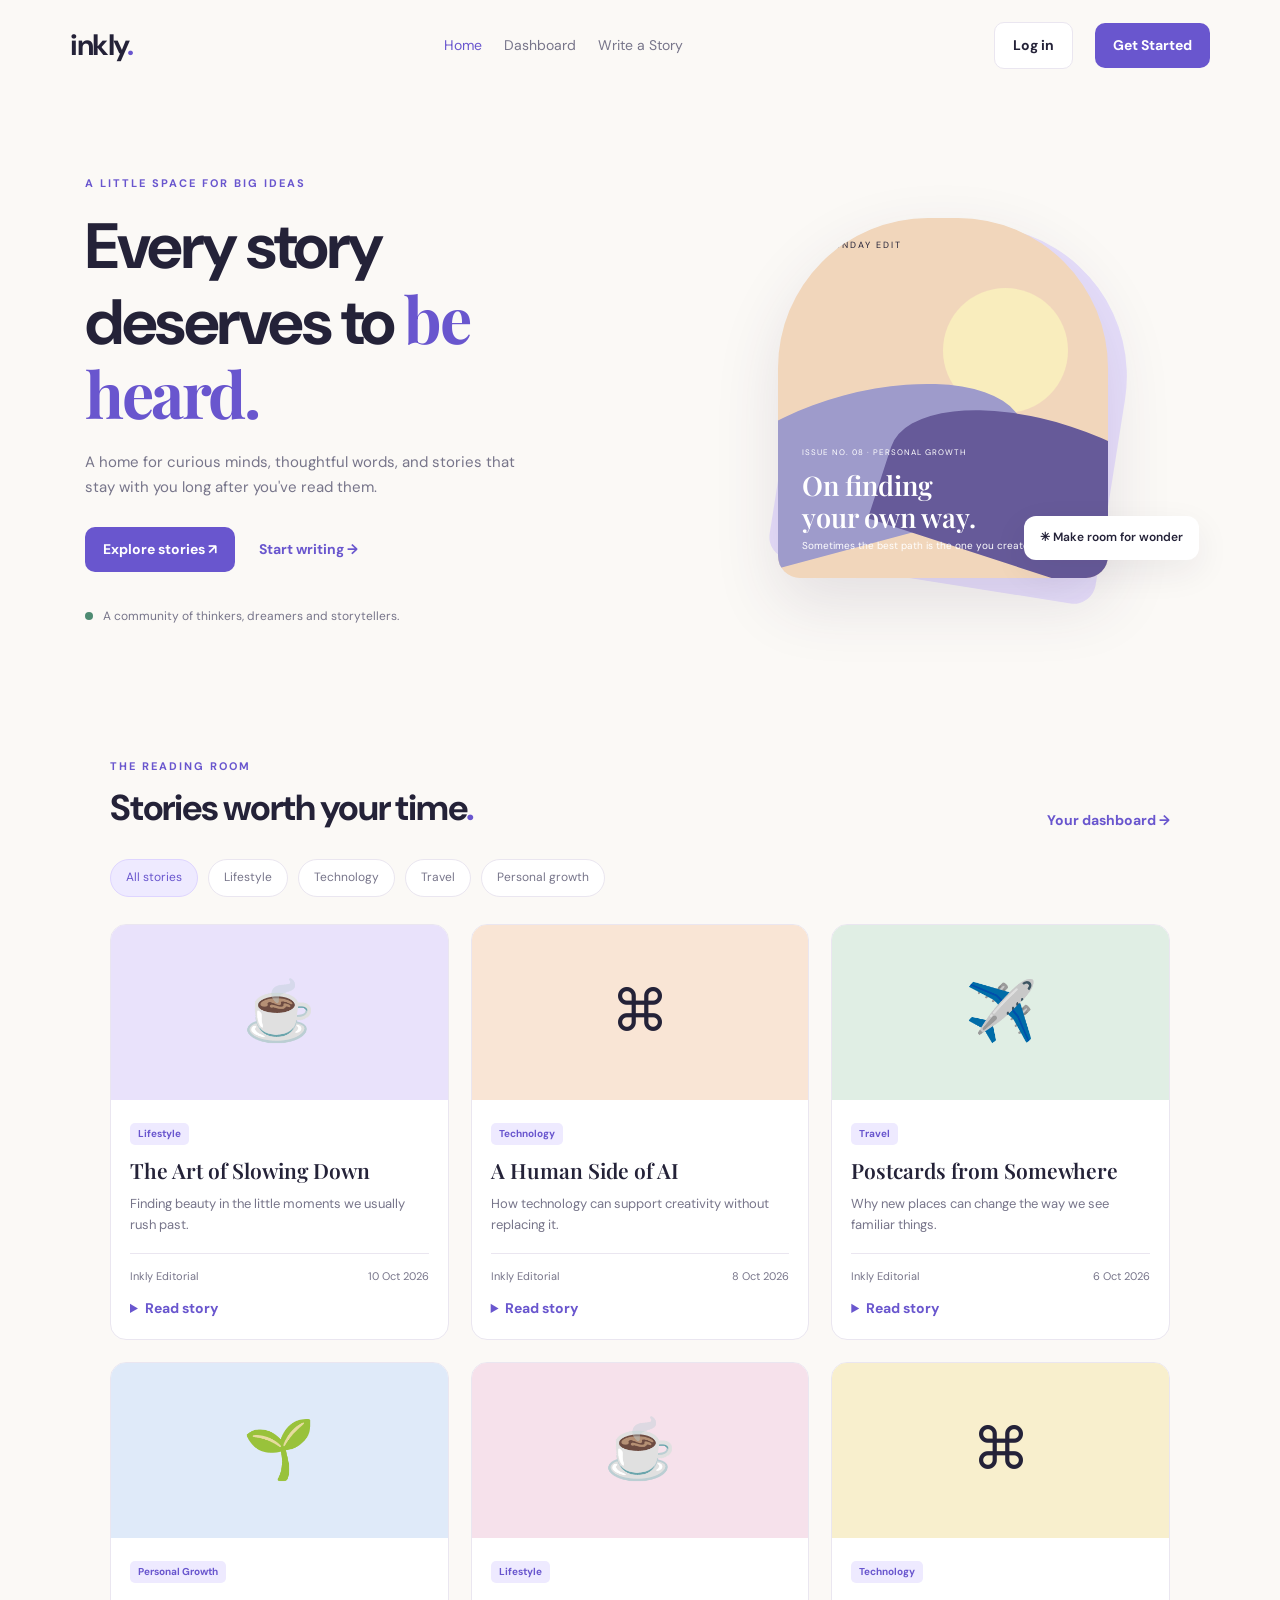
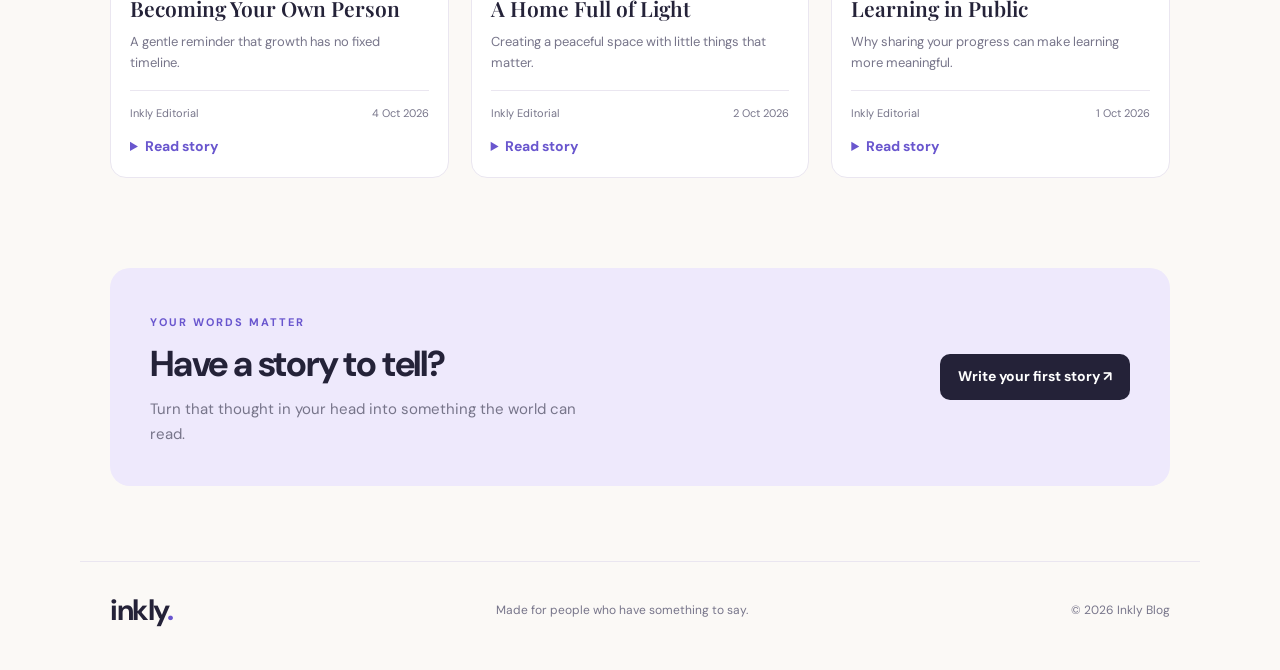
<file: index.html>
<!DOCTYPE html>
<html lang="en">
<head>
  <meta charset="UTF-8">
  <meta name="viewport" content="width=device-width, initial-scale=1.0">
  <title>Inkly — Stories That Matter</title>
  <link rel="stylesheet" href="css/style.css">
  <script src="js/script.js" defer></script>
</head>
<body>
  <header class="navbar">
    <a class="logo" href="index.html">inkly<span>.</span></a>

    <nav>
      <a class="active" href="index.html">Home</a>
      <a href="dashboard.html">Dashboard</a>
      <a href="create-blog.html">Write a Story</a>
    </nav>

    <div class="nav-actions" id="navActions">
      <a class="btn btn-light" href="login.html">Log in</a>
      <a class="btn btn-primary" href="register.html">Get Started</a>
    </div>
  </header>

  <main>
    <section class="hero">
      <div class="hero-content">
        <span class="eyebrow">A LITTLE SPACE FOR BIG IDEAS</span>
        <h1>Every story<br>deserves to <span>be heard.</span></h1>
        <p>
          A home for curious minds, thoughtful words, and
          stories that stay with you long after you've read them.
        </p>
        <div class="hero-actions">
          <a href="#stories" class="btn btn-primary">Explore stories ↗</a>
          <a href="create-blog.html" class="text-link">Start writing →</a>
        </div>
        <div class="hero-note">
          <span class="online-dot"></span>
          A community of thinkers, dreamers and storytellers.
        </div>
      </div>

      <div class="hero-art">
        <div class="art-card art-back"></div>
        <div class="art-card art-front">
          <span class="art-label">THE SUNDAY EDIT</span>
          <div class="art-sun"></div>
          <div class="art-hill hill-one"></div>
          <div class="art-hill hill-two"></div>
          <div class="art-copy">
            <small>ISSUE NO. 08 · PERSONAL GROWTH</small>
            <h2>On finding<br>your own way.</h2>
            <p>Sometimes the best path is the one you create.</p>
          </div>
        </div>
        <div class="floating-note">✳ Make room for wonder</div>
      </div>
    </section>

    <section class="stories section" id="stories">
      <div class="section-heading">
        <div>
          <span class="eyebrow">THE READING ROOM</span>
          <h2>Stories worth your time<span>.</span></h2>
        </div>
        <a href="dashboard.html" class="text-link">Your dashboard →</a>
      </div>

      <div class="category-list">
        <button class="category active" data-category="All">All stories</button>
        <button class="category" data-category="Lifestyle">Lifestyle</button>
        <button class="category" data-category="Technology">Technology</button>
        <button class="category" data-category="Travel">Travel</button>
        <button class="category" data-category="Personal Growth">Personal growth</button>
      </div>

      <div class="blog-grid" id="blogGrid"></div>
    </section>

    <section class="write-banner">
      <div>
        <span class="eyebrow">YOUR WORDS MATTER</span>
        <h2>Have a story to tell?</h2>
        <p>Turn that thought in your head into something the world can read.</p>
      </div>
      <a href="create-blog.html" class="btn btn-dark">Write your first story ↗</a>
    </section>
  </main>

  <footer class="footer">
    <a class="logo" href="index.html">inkly<span>.</span></a>
    <p>Made for people who have something to say.</p>
    <span>© <span id="year"></span> Inkly Blog</span>
  </footer>
</body>
</html>
</file>
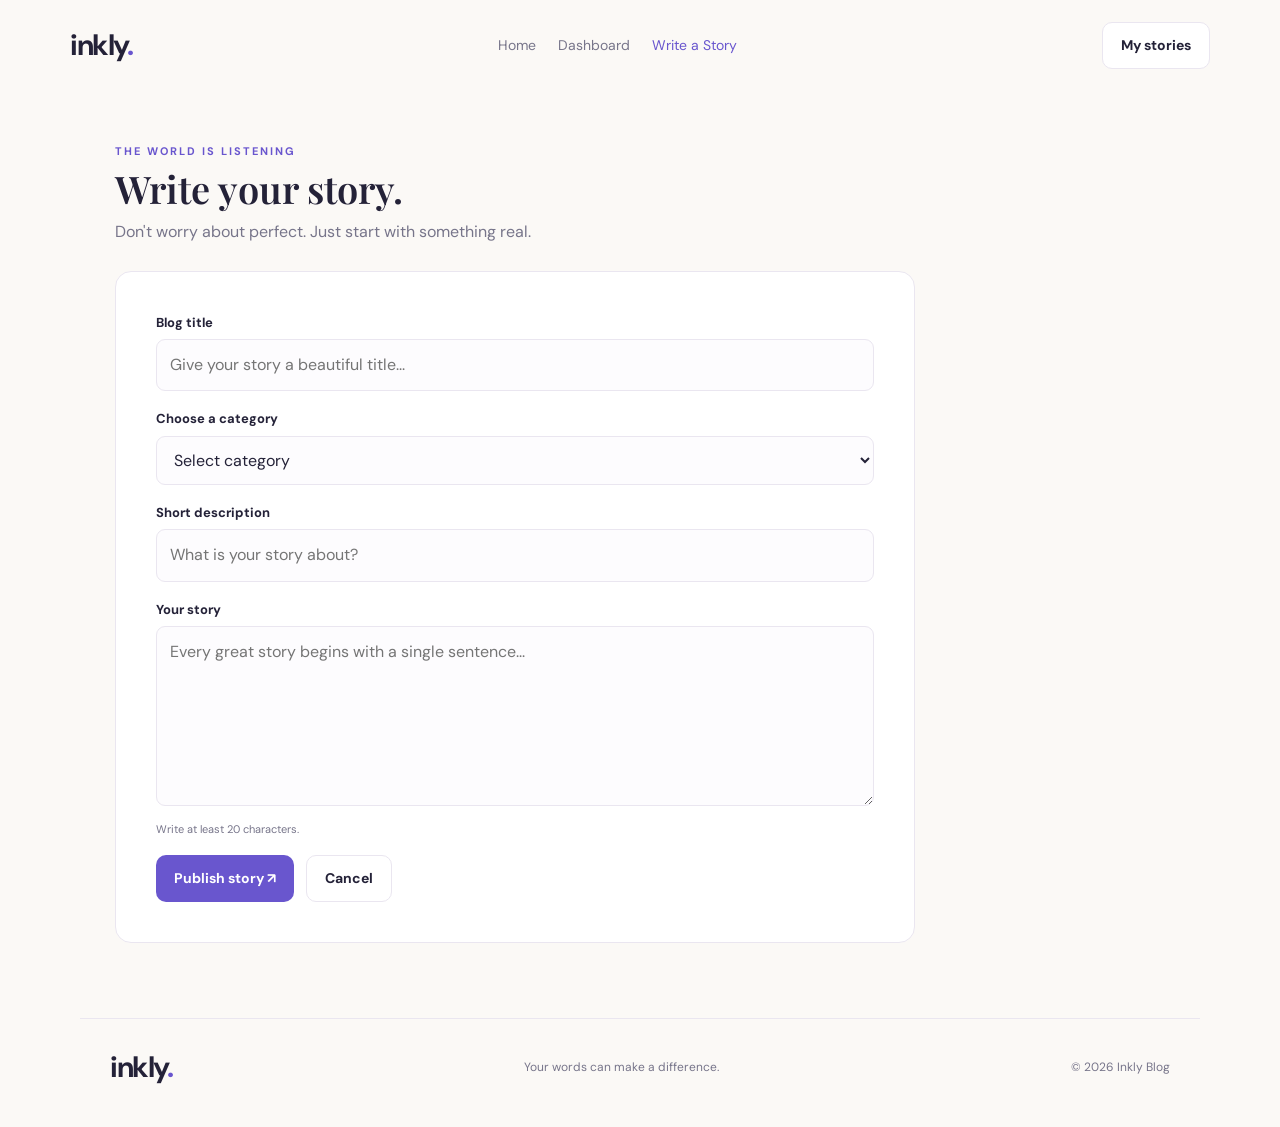
<file: create-blog.html>
<!DOCTYPE html>
<html lang="en">
<head>
  <meta charset="UTF-8">
  <meta name="viewport" content="width=device-width, initial-scale=1.0">
  <title>Write a Story — Inkly</title>
  <link rel="stylesheet" href="css/style.css">
  <script src="js/script.js" defer></script>
</head>
<body>
  <header class="navbar">
    <a class="logo" href="index.html">inkly<span>.</span></a>
    <nav>
      <a href="index.html">Home</a>
      <a href="dashboard.html">Dashboard</a>
      <a class="active" href="create-blog.html">Write a Story</a>
    </nav>
    <a class="btn btn-light" href="dashboard.html">My stories</a>
  </header>

  <main class="page-wrap">
    <div class="page-title">
      <span class="eyebrow">THE WORLD IS LISTENING</span>
      <h1>Write your story<span>.</span></h1>
      <p>Don't worry about perfect. Just start with something real.</p>
    </div>

    <form id="createBlogForm" class="auth-form" style="max-width:800px;border-radius:16px;margin-top:25px">
      <div class="field">
        <label for="blogTitle">Blog title</label>
        <input id="blogTitle" type="text" maxlength="100" placeholder="Give your story a beautiful title..." required>
      </div>

      <div class="field">
        <label for="blogCategory">Choose a category</label>
        <select id="blogCategory" required>
          <option value="">Select category</option>
          <option>Lifestyle</option>
          <option>Technology</option>
          <option>Travel</option>
          <option>Personal Growth</option>
        </select>
      </div>

      <div class="field">
        <label for="blogExcerpt">Short description</label>
        <input id="blogExcerpt" type="text" maxlength="180" placeholder="What is your story about?" required>
      </div>

      <div class="field">
        <label for="blogContent">Your story</label>
        <textarea id="blogContent" minlength="20" maxlength="10000" placeholder="Every great story begins with a single sentence..." required></textarea>
        <p style="font-size:11px;color:#77758a;margin-top:5px">Write at least 20 characters.</p>
      </div>

      <p id="createBlogMessage" class="message" aria-live="polite"></p>

      <div style="display:flex;gap:12px;flex-wrap:wrap">
        <button class="btn btn-primary" type="submit">Publish story ↗</button>
        <a class="btn btn-light" href="dashboard.html">Cancel</a>
      </div>
    </form>
  </main>

  <footer class="footer">
    <a class="logo" href="index.html">inkly<span>.</span></a>
    <p>Your words can make a difference.</p>
    <span>© <span id="year"></span> Inkly Blog</span>
  </footer>
</body>
</html>
</file>
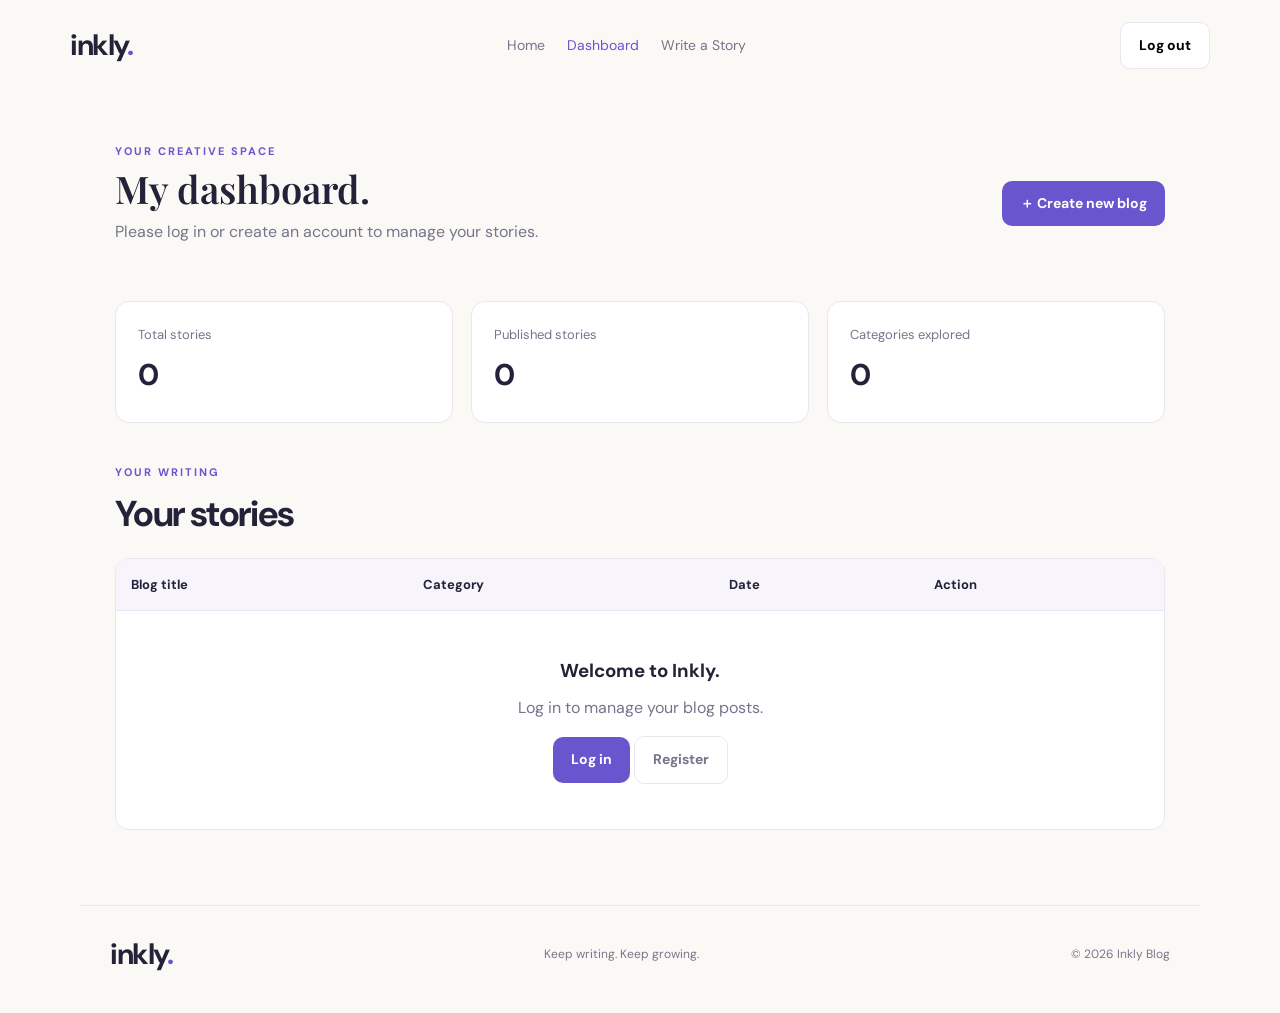
<file: dashboard.html>
<!DOCTYPE html>
<html lang="en">
<head>
  <meta charset="UTF-8">
  <meta name="viewport" content="width=device-width, initial-scale=1.0">
  <title>Dashboard — Inkly</title>
  <link rel="stylesheet" href="css/style.css">
  <script src="js/script.js" defer></script>
</head>
<body>
  <header class="navbar">
    <a class="logo" href="index.html">inkly<span>.</span></a>
    <nav>
      <a href="index.html">Home</a>
      <a class="active" href="dashboard.html">Dashboard</a>
      <a href="create-blog.html">Write a Story</a>
    </nav>
    <button class="btn btn-light" id="logoutBtn" type="button">Log out</button>
  </header>

  <main class="page-wrap">
    <div class="dashboard-top">
      <div class="page-title">
        <span class="eyebrow">YOUR CREATIVE SPACE</span>
        <h1>My dashboard<span>.</span></h1>
        <p id="welcomeMessage">Welcome back, storyteller.</p>
      </div>
      <a class="btn btn-primary" href="create-blog.html">＋ Create new blog</a>
    </div>

    <section class="stats-grid">
      <article class="stat-card">
        <p>Total stories</p>
        <h2 id="totalBlogs">0</h2>
      </article>
      <article class="stat-card">
        <p>Published stories</p>
        <h2 id="publishedBlogs">0</h2>
      </article>
      <article class="stat-card">
        <p>Categories explored</p>
        <h2 id="categoryCount">0</h2>
      </article>
    </section>

    <div class="section-heading" style="margin-bottom:20px">
      <div>
        <span class="eyebrow">YOUR WRITING</span>
        <h2>Your stories</h2>
      </div>
    </div>

    <div class="table-wrap">
      <table class="blog-table">
        <thead>
          <tr>
            <th>Blog title</th>
            <th>Category</th>
            <th>Date</th>
            <th>Action</th>
          </tr>
        </thead>
        <tbody id="dashboardBlogs"></tbody>
      </table>
      <div id="dashboardEmpty" class="empty-state">
        <h3>Your story begins here.</h3>
        <p>You haven't published any blogs yet.</p>
        <a class="btn btn-primary" style="margin-top:15px" href="create-blog.html">Write your first blog</a>
      </div>
    </div>
  </main>

  <footer class="footer">
    <a class="logo" href="index.html">inkly<span>.</span></a>
    <p>Keep writing. Keep growing.</p>
    <span>© <span id="year"></span> Inkly Blog</span>
  </footer>
</body>
</html>
</file>
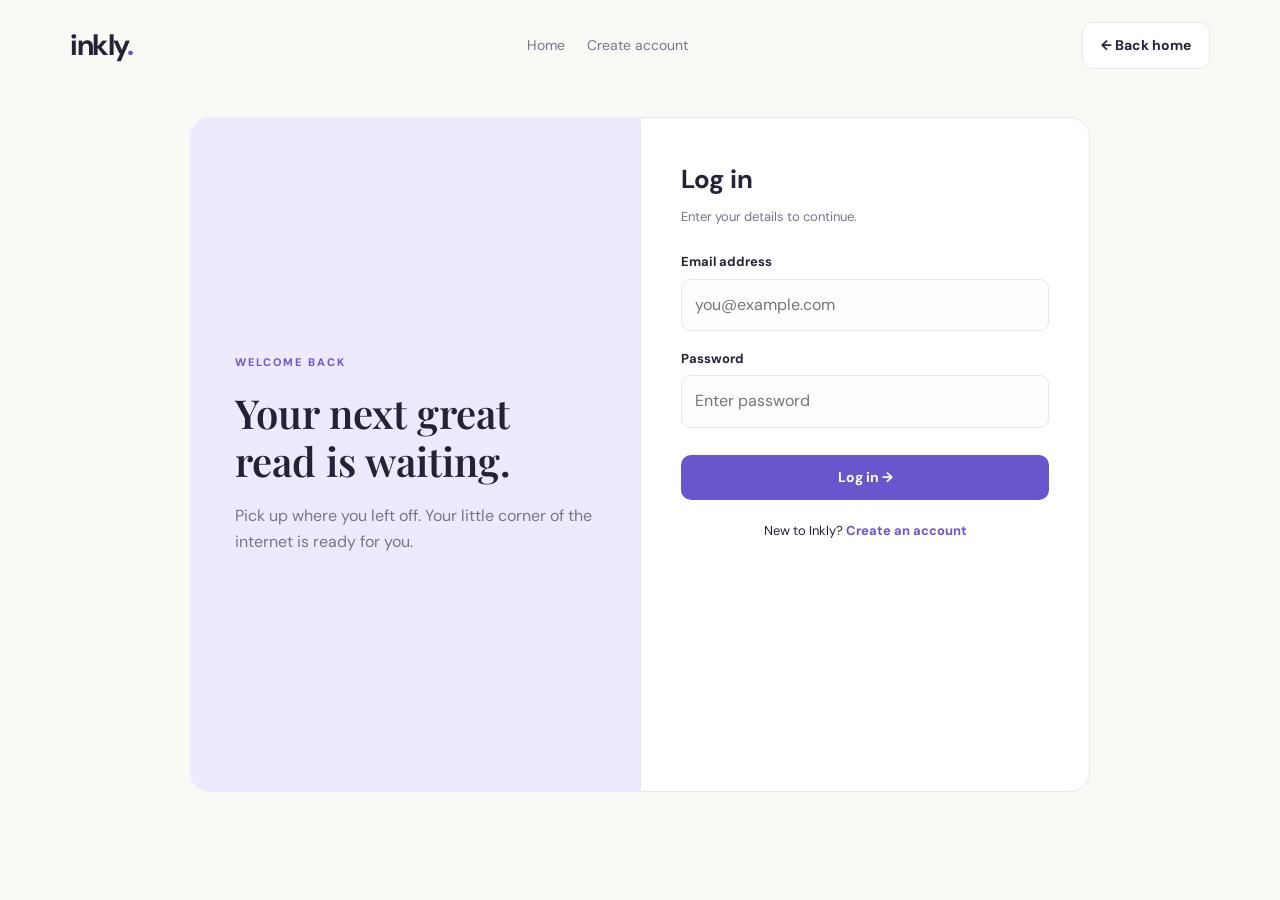
<file: login.html>
<!DOCTYPE html>
<html lang="en">
<head>
  <meta charset="UTF-8">
  <meta name="viewport" content="width=device-width, initial-scale=1.0">
  <title>Login — Inkly</title>
  <link rel="stylesheet" href="css/style.css">
  <script src="js/script.js" defer></script>
</head>
<body>
  <header class="navbar">
    <a class="logo" href="index.html">inkly<span>.</span></a>
    <nav>
      <a href="index.html">Home</a>
      <a href="register.html">Create account</a>
    </nav>
    <a class="btn btn-light" href="index.html">← Back home</a>
  </header>

  <main class="auth-layout">
    <section class="auth-intro">
      <span class="eyebrow">WELCOME BACK</span>
      <h1>Your next great read is waiting.</h1>
      <p>Pick up where you left off. Your little corner of the internet is ready for you.</p>
    </section>

    <section class="auth-form">
      <h2>Log in</h2>
      <p class="form-subtitle">Enter your details to continue.</p>

      <form id="loginForm">
        <div class="field">
          <label for="loginEmail">Email address</label>
          <input id="loginEmail" type="email" placeholder="you@example.com" required>
        </div>
        <div class="field">
          <label for="loginPassword">Password</label>
          <input id="loginPassword" type="password" placeholder="Enter password" minlength="6" required>
        </div>
        <button class="btn btn-primary btn-full" type="submit">Log in →</button>
        <p id="loginMessage" class="message" aria-live="polite"></p>
      </form>

      <p class="form-bottom">New to Inkly? <a href="register.html">Create an account</a></p>
    </section>
  </main>
</body>
</html>
</file>
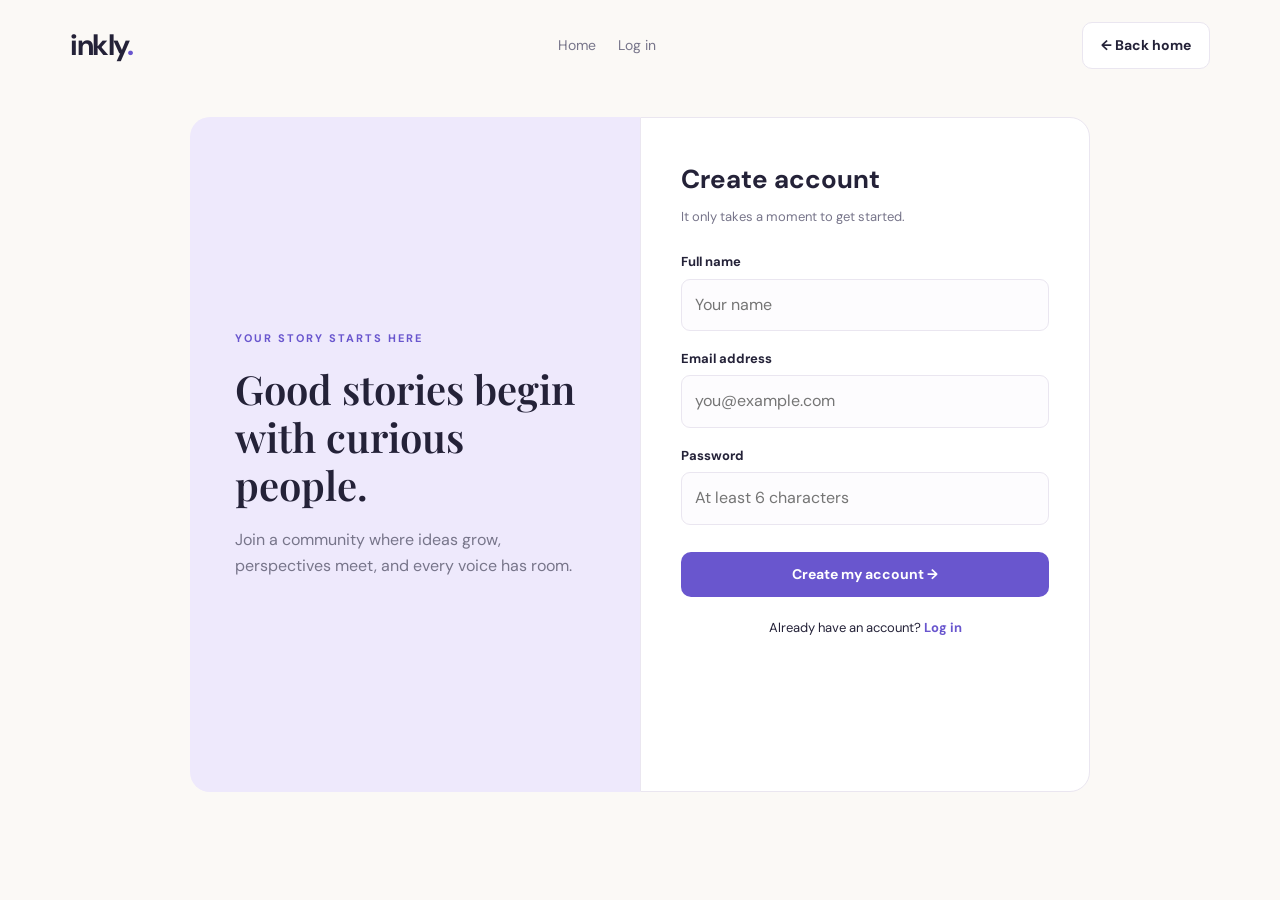
<file: register.html>
<!DOCTYPE html>
<html lang="en">
<head>
  <meta charset="UTF-8">
  <meta name="viewport" content="width=device-width, initial-scale=1.0">
  <title>Join Inkly — Register</title>
  <link rel="stylesheet" href="css/style.css">
  <script src="js/script.js" defer></script>
</head>
<body>
  <header class="navbar">
    <a class="logo" href="index.html">inkly<span>.</span></a>
    <nav>
      <a href="index.html">Home</a>
      <a href="login.html">Log in</a>
    </nav>
    <a class="btn btn-light" href="index.html">← Back home</a>
  </header>

  <main class="auth-layout">
    <section class="auth-intro">
      <span class="eyebrow">YOUR STORY STARTS HERE</span>
      <h1>Good stories begin with curious people.</h1>
      <p>Join a community where ideas grow, perspectives meet, and every voice has room.</p>
    </section>

    <section class="auth-form">
      <h2>Create account</h2>
      <p class="form-subtitle">It only takes a moment to get started.</p>

      <form id="registerForm">
        <div class="field">
          <label for="registerName">Full name</label>
          <input id="registerName" type="text" placeholder="Your name" minlength="2" required>
        </div>
        <div class="field">
          <label for="registerEmail">Email address</label>
          <input id="registerEmail" type="email" placeholder="you@example.com" required>
        </div>
        <div class="field">
          <label for="registerPassword">Password</label>
          <input id="registerPassword" type="password" placeholder="At least 6 characters" minlength="6" required>
        </div>
        <button class="btn btn-primary btn-full" type="submit">Create my account →</button>
        <p id="registerMessage" class="message" aria-live="polite"></p>
      </form>

      <p class="form-bottom">Already have an account? <a href="login.html">Log in</a></p>
    </section>
  </main>
</body>
</html>
</file>
<file: css/style.css>
@import url('https://fonts.googleapis.com/css2?family=DM+Sans:wght@400;500;600;700&family=Playfair+Display:wght@500;600;700&display=swap');

:root {
  --bg: #fbf9f6;
  --paper: #ffffff;
  --ink: #242238;
  --muted: #77758a;
  --purple: #6956ce;
  --purple-light: #eeeaff;
  --border: #eae6f0;
  --green: #4e8b72;
}

* {
  margin: 0;
  padding: 0;
  box-sizing: border-box;
}

html { scroll-behavior: smooth; }

body {
  background: var(--bg);
  color: var(--ink);
  font-family: 'DM Sans', sans-serif;
  line-height: 1.65;
}

a { color: inherit; text-decoration: none; }
button, input, textarea, select { font: inherit; }
button { cursor: pointer; }
img { max-width: 100%; }

.navbar {
  max-width: 1200px;
  margin: auto;
  padding: 22px 30px;
  display: flex;
  align-items: center;
  justify-content: space-between;
  gap: 24px;
}

.logo {
  font-size: 29px;
  font-weight: 700;
  letter-spacing: -1.5px;
}

.logo span, .section-heading h2 span { color: var(--purple); }

.navbar nav, .nav-actions {
  display: flex;
  align-items: center;
  gap: 22px;
}

.navbar nav a {
  color: var(--muted);
  font-size: 14px;
}

.navbar nav a:hover, .navbar nav a.active { color: var(--purple); }

.btn {
  display: inline-flex;
  align-items: center;
  justify-content: center;
  border: 0;
  border-radius: 10px;
  padding: 11px 18px;
  font-size: 14px;
  font-weight: 700;
  transition: transform .2s, background .2s;
}

.btn:hover { transform: translateY(-2px); }
.btn-primary { color: white; background: var(--purple); }
.btn-primary:hover { background: #5744b9; }
.btn-light { background: white; border: 1px solid var(--border); }
.btn-dark { color: white; background: var(--ink); }
.btn-full { width: 100%; margin-top: 10px; }

.hero {
  max-width: 1200px;
  min-height: 520px;
  margin: 22px auto 0;
  padding: 55px 45px 70px;
  display: grid;
  grid-template-columns: 1.05fr .95fr;
  align-items: center;
  gap: 50px;
  overflow: hidden;
}

.eyebrow {
  color: var(--purple);
  font-size: 11px;
  font-weight: 700;
  letter-spacing: 2px;
}

.hero h1 {
  margin: 17px 0;
  font-size: clamp(40px, 5vw, 65px);
  line-height: 1.1;
  letter-spacing: -2.5px;
}

.hero h1 span { color: var(--purple); font-family: 'Playfair Display', serif; }

.hero-content > p, .write-banner p {
  max-width: 460px;
  color: var(--muted);
  font-size: 15px;
}

.hero-actions {
  display: flex;
  align-items: center;
  gap: 24px;
  margin-top: 27px;
}

.text-link { color: var(--purple); font-size: 14px; font-weight: 700; }

.hero-note {
  margin-top: 35px;
  font-size: 12px;
  color: var(--muted);
}

.online-dot {
  display: inline-block;
  width: 8px;
  height: 8px;
  margin-right: 7px;
  border-radius: 50%;
  background: var(--green);
}

.hero-art {
  min-height: 380px;
  position: relative;
  display: grid;
  place-items: center;
}

.art-card {
  position: absolute;
  width: min(330px, 78%);
  height: 360px;
  border-radius: 150px 150px 22px 22px;
}

.art-back {
  background: #e7dffb;
  transform: rotate(9deg) translate(15px, 3px);
}

.art-front {
  overflow: hidden;
  background: #f1d6bb;
  box-shadow: 0 25px 65px #40315b20;
}

.art-label {
  position: absolute;
  top: 20px;
  left: 23px;
  font-size: 9px;
  letter-spacing: 2px;
}

.art-sun {
  position: absolute;
  width: 125px;
  height: 125px;
  border-radius: 50%;
  top: 70px;
  right: 40px;
  background: #f9edbd;
}

.art-hill {
  position: absolute;
  width: 330px;
  height: 150px;
  border-radius: 50% 50% 0 0;
}

.hill-one {
  top: 175px;
  left: -80px;
  background: #9e9bcb;
  transform: rotate(-15deg);
}

.hill-two {
  top: 205px;
  right: -105px;
  background: #665a99;
  transform: rotate(18deg);
}

.art-copy {
  position: absolute;
  bottom: 23px;
  left: 24px;
  z-index: 2;
  color: white;
}

.art-copy small { font-size: 8px; letter-spacing: 1px; }
.art-copy h2 { margin: 5px 0; font: 600 27px/1.2 'Playfair Display', serif; }
.art-copy p { font-size: 10px; }

.floating-note {
  position: absolute;
  z-index: 3;
  bottom: 28px;
  right: -4px;
  padding: 12px 16px;
  border-radius: 12px;
  background: white;
  box-shadow: 0 12px 35px #28203a12;
  font-size: 12px;
  font-weight: 600;
}

.section {
  max-width: 1120px;
  margin: 0 auto;
  padding: 55px 30px;
}

.section-heading {
  display: flex;
  justify-content: space-between;
  align-items: end;
  gap: 20px;
}

.section-heading h2, .write-banner h2 {
  margin-top: 7px;
  font-size: clamp(26px, 4vw, 36px);
  letter-spacing: -1.2px;
  line-height: 1.3;
}

.category-list {
  display: flex;
  flex-wrap: wrap;
  gap: 10px;
  margin: 27px 0;
}

.category {
  border: 1px solid var(--border);
  background: white;
  border-radius: 30px;
  padding: 8px 15px;
  color: var(--muted);
  font-size: 12px;
}

.category.active, .category:hover {
  color: var(--purple);
  background: var(--purple-light);
  border-color: #ded5ff;
}

.blog-grid {
  display: grid;
  grid-template-columns: repeat(3, minmax(0, 1fr));
  gap: 22px;
}

.blog-card {
  overflow: hidden;
  background: white;
  border: 1px solid var(--border);
  border-radius: 16px;
  transition: transform .2s, box-shadow .2s;
}

.blog-card:hover {
  transform: translateY(-4px);
  box-shadow: 0 15px 35px #28203a0c;
}

.blog-art {
  height: 175px;
  display: grid;
  place-items: center;
  font-size: 58px;
}

.art-lilac { background: #e9e2fb; }
.art-peach { background: #f9e5d5; }
.art-green { background: #e0eee4; }
.art-blue { background: #dfeaf9; }
.art-pink { background: #f6e1eb; }
.art-yellow { background: #f8efcd; }

.blog-card-content { padding: 19px; }

.blog-category {
  display: inline-block;
  color: var(--purple);
  background: var(--purple-light);
  border-radius: 5px;
  padding: 3px 8px;
  font-size: 10px;
  font-weight: 700;
}

.blog-card h3 {
  margin: 11px 0 8px;
  font: 600 21px/1.35 'Playfair Display', serif;
}

.blog-card p {
  color: var(--muted);
  font-size: 13px;
  overflow-wrap: anywhere;
}

.blog-meta {
  display: flex;
  justify-content: space-between;
  gap: 8px;
  margin-top: 17px;
  padding-top: 13px;
  border-top: 1px solid var(--border);
  color: var(--muted);
  font-size: 11px;
}

.write-banner {
  max-width: 1060px;
  margin: 35px auto 75px;
  padding: 40px;
  border-radius: 20px;
  background: #eee9fc;
  display: flex;
  align-items: center;
  justify-content: space-between;
  gap: 24px;
}

.write-banner p { margin-top: 9px; }

.footer {
  max-width: 1120px;
  margin: auto;
  padding: 25px 30px 35px;
  border-top: 1px solid var(--border);
  display: flex;
  justify-content: space-between;
  align-items: center;
  gap: 18px;
}

.footer p, .footer > span { color: var(--muted); font-size: 12px; }

.page-wrap {
  max-width: 1100px;
  margin: auto;
  padding: 45px 25px 75px;
}

.page-title { margin-bottom: 25px; }
.page-title h1 { font: 600 38px 'Playfair Display', serif; }
.page-title p { color: var(--muted); margin-top: 5px; }

.auth-layout {
  min-height: 75vh;
  display: grid;
  grid-template-columns: 1fr 1fr;
  max-width: 950px;
  margin: 25px auto 60px;
  padding: 0 25px;
  align-items: stretch;
}

.auth-intro {
  padding: 45px;
  background: #eee9fc;
  border-radius: 20px 0 0 20px;
  display: flex;
  flex-direction: column;
  justify-content: center;
}

.auth-intro h1 {
  margin: 18px 0;
  font: 600 40px/1.2 'Playfair Display', serif;
}

.auth-intro p { color: var(--muted); }

.auth-form {
  padding: 40px;
  border: 1px solid var(--border);
  border-radius: 0 20px 20px 0;
  background: white;
}

.auth-form h2 { font-size: 26px; }
.form-subtitle { color: var(--muted); font-size: 13px; margin: 5px 0 24px; }

.field { margin-bottom: 17px; }
.field label { display: block; font-size: 13px; font-weight: 700; margin-bottom: 6px; }

.field input, .field textarea, .field select {
  width: 100%;
  border: 1px solid var(--border);
  border-radius: 9px;
  background: #fdfcfe;
  padding: 12px 13px;
  outline: none;
  color: var(--ink);
}

.field textarea { min-height: 180px; resize: vertical; }
.field input:focus, .field textarea:focus, .field select:focus {
  border-color: var(--purple);
  box-shadow: 0 0 0 3px #6956ce18;
}

.form-bottom { text-align: center; font-size: 13px; margin-top: 20px; }
.form-bottom a { color: var(--purple); font-weight: 700; }
.message { margin: 14px 0; font-size: 13px; color: var(--green); }
.error { color: #c34545; }

.dashboard-top {
  display: flex;
  justify-content: space-between;
  align-items: center;
  gap: 20px;
  margin-bottom: 30px;
}

.stats-grid {
  display: grid;
  grid-template-columns: repeat(3, 1fr);
  gap: 18px;
  margin-bottom: 35px;
}

.stat-card {
  padding: 22px;
  background: white;
  border: 1px solid var(--border);
  border-radius: 14px;
}

.stat-card p { color: var(--muted); font-size: 13px; }
.stat-card h2 { font-size: 30px; margin-top: 5px; }

.table-wrap { overflow-x: auto; background: white; border: 1px solid var(--border); border-radius: 14px; }
.blog-table { width: 100%; border-collapse: collapse; min-width: 540px; }
.blog-table th, .blog-table td { padding: 15px; text-align: left; border-bottom: 1px solid var(--border); font-size: 13px; }
.blog-table th { background: #f7f4fc; }
.blog-table td { overflow-wrap: anywhere; }
.delete-btn { border: 0; background: #fff0f0; color: #b43c3c; padding: 7px 10px; border-radius: 7px; }

.empty-state { text-align: center; padding: 45px 20px; color: var(--muted); }
.empty-state h3 { color: var(--ink); margin-bottom: 8px; }

@media (max-width: 760px) {
  .navbar { padding: 17px 20px; flex-wrap: wrap; }
  .navbar nav { order: 3; width: 100%; justify-content: center; gap: 17px; }
  .navbar nav a { font-size: 12px; }
  .nav-actions { gap: 8px; }
  .nav-actions .btn { padding: 9px 11px; font-size: 12px; }

  .hero { grid-template-columns: 1fr; padding: 40px 24px; gap: 15px; }
  .hero h1 { font-size: 46px; }
  .hero-art { min-height: 370px; }
  .floating-note { right: 0; }

  .section { padding: 35px 20px; }
  .blog-grid { grid-template-columns: repeat(2, minmax(0, 1fr)); gap: 14px; }
  .blog-art { height: 135px; }
  .blog-card-content { padding: 13px; }
  .blog-card h3 { font-size: 18px; }
  .section-heading { align-items: start; flex-direction: column; }

  .write-banner { margin: 20px; padding: 27px; flex-direction: column; align-items: start; }
  .footer { flex-wrap: wrap; padding: 25px 20px; }

  .auth-layout { grid-template-columns: 1fr; padding: 0 20px; }
  .auth-intro { border-radius: 18px 18px 0 0; padding: 30px; }
  .auth-intro h1 { font-size: 32px; }
  .auth-form { border-radius: 0 0 18px 18px; padding: 27px; }

  .stats-grid { grid-template-columns: 1fr; }
  .dashboard-top { align-items: start; flex-direction: column; }
}

@media (max-width: 430px) {
  .blog-grid { grid-template-columns: 1fr; }
  .hero h1 { font-size: 39px; }
  .hero-actions { gap: 15px; flex-wrap: wrap; }
  .category-list { gap: 7px; }
}
</file>
